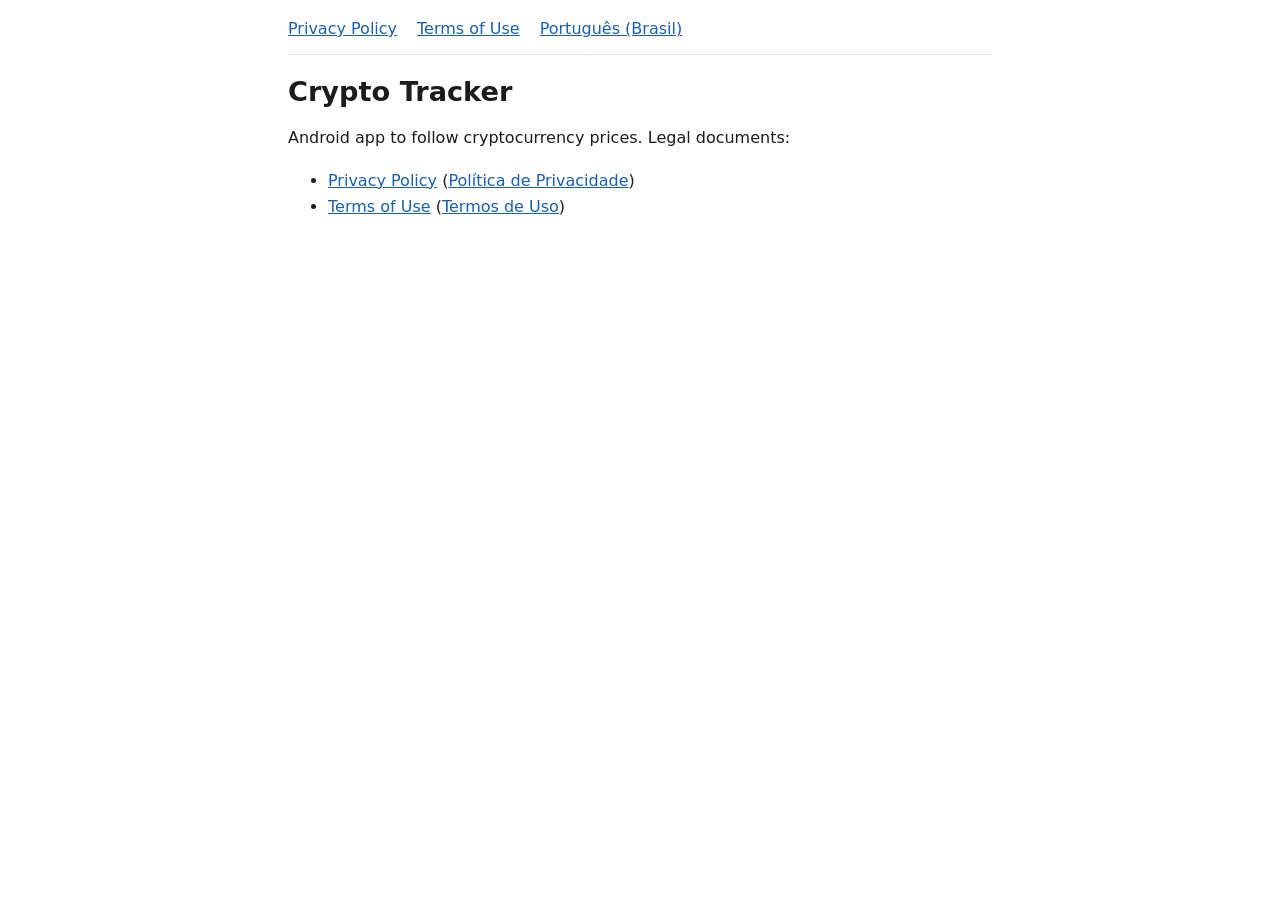
<file: docs/index.html>
<!doctype html>
<html lang="en"><head><meta charset="utf-8"><meta name="viewport" content="width=device-width,initial-scale=1">
<title>Crypto Tracker</title>
<meta name="description" content="Legal documents for the Crypto Tracker Android app.">
<link rel="stylesheet" href="style.css"></head><body>
<header><nav aria-label="Main"><ul>
<li><a href="privacy-policy/">Privacy Policy</a></li>
<li><a href="terms-of-use/">Terms of Use</a></li>
<li><a href="pt-br/privacy-policy/" lang="pt-BR" hreflang="pt-BR">Português (Brasil)</a></li>
</ul></nav></header>
<main>
<h1>Crypto Tracker</h1>
<p>Android app to follow cryptocurrency prices. Legal documents:</p>
<ul>
<li><a href="privacy-policy/">Privacy Policy</a> (<a href="pt-br/privacy-policy/" lang="pt-BR" hreflang="pt-BR">Política de Privacidade</a>)</li>
<li><a href="terms-of-use/">Terms of Use</a> (<a href="pt-br/terms-of-use/" lang="pt-BR" hreflang="pt-BR">Termos de Uso</a>)</li>
</ul>
</main>
</body></html>
</file>
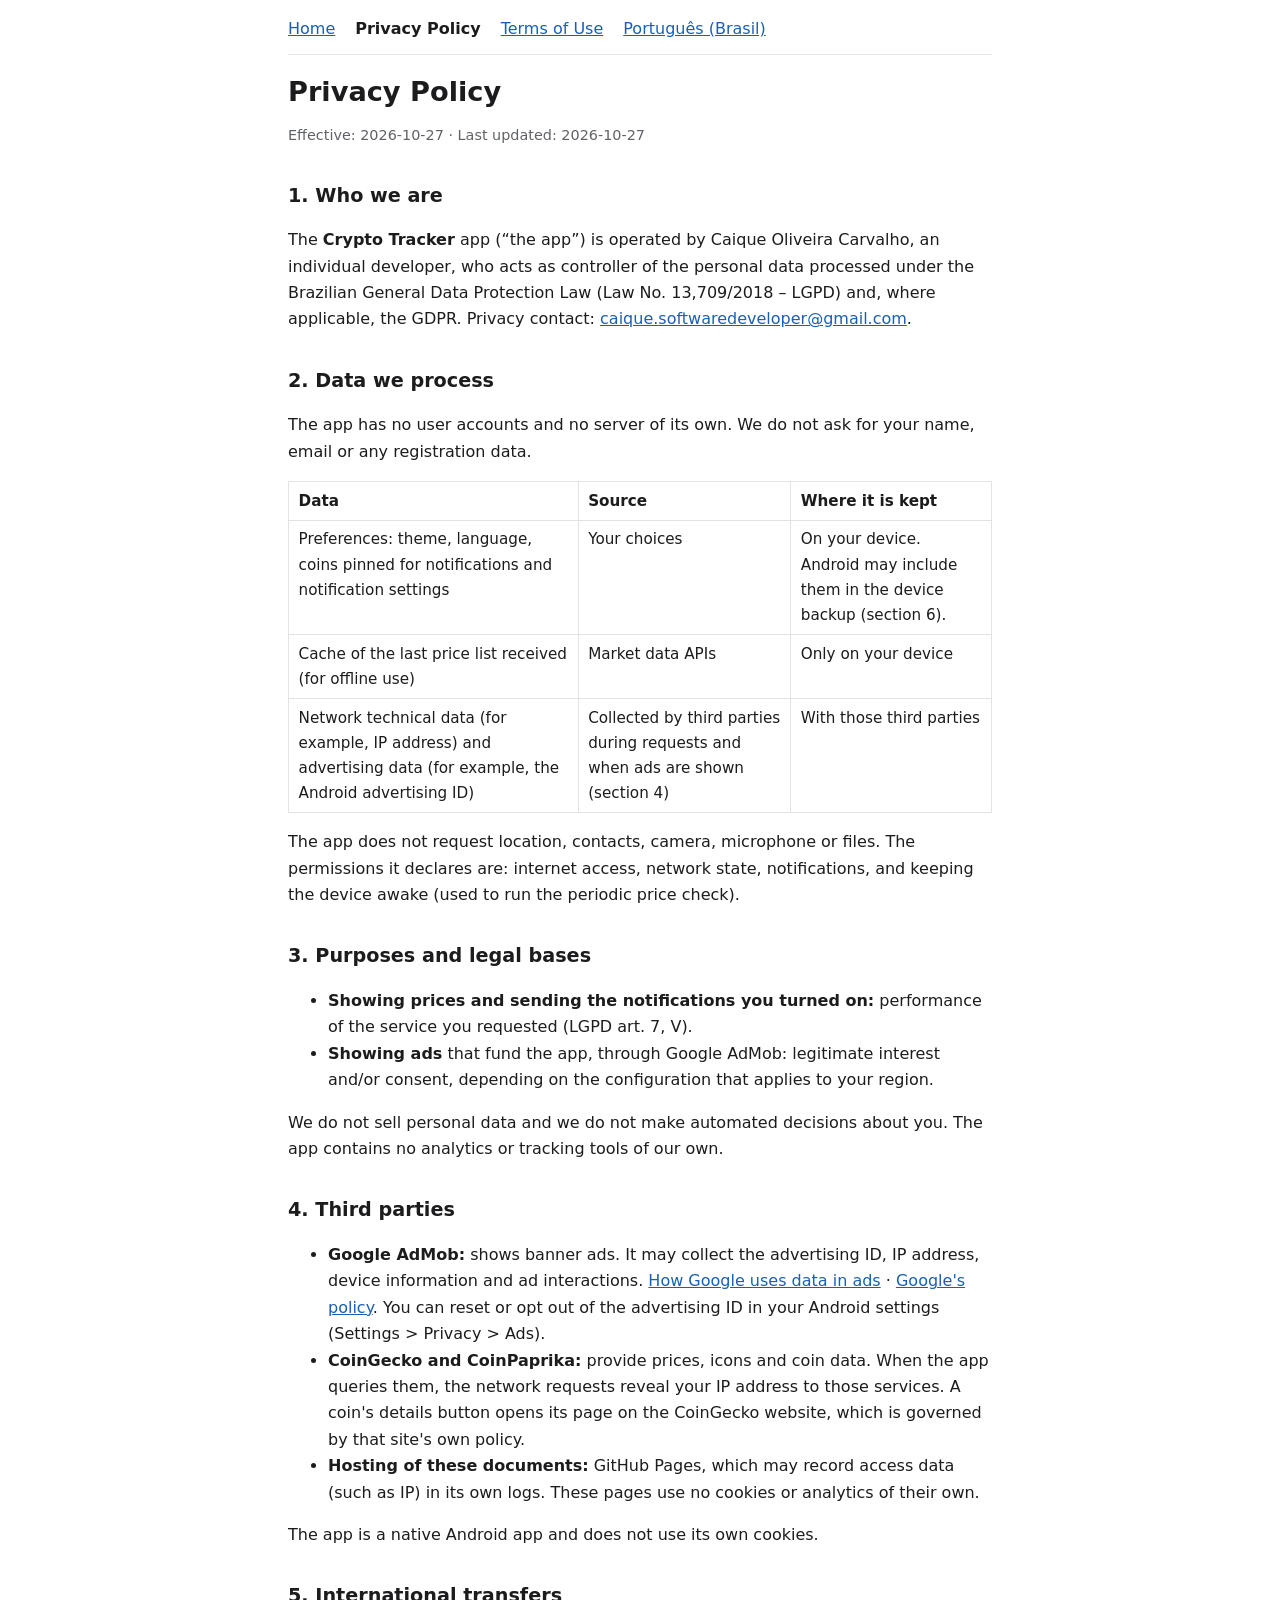
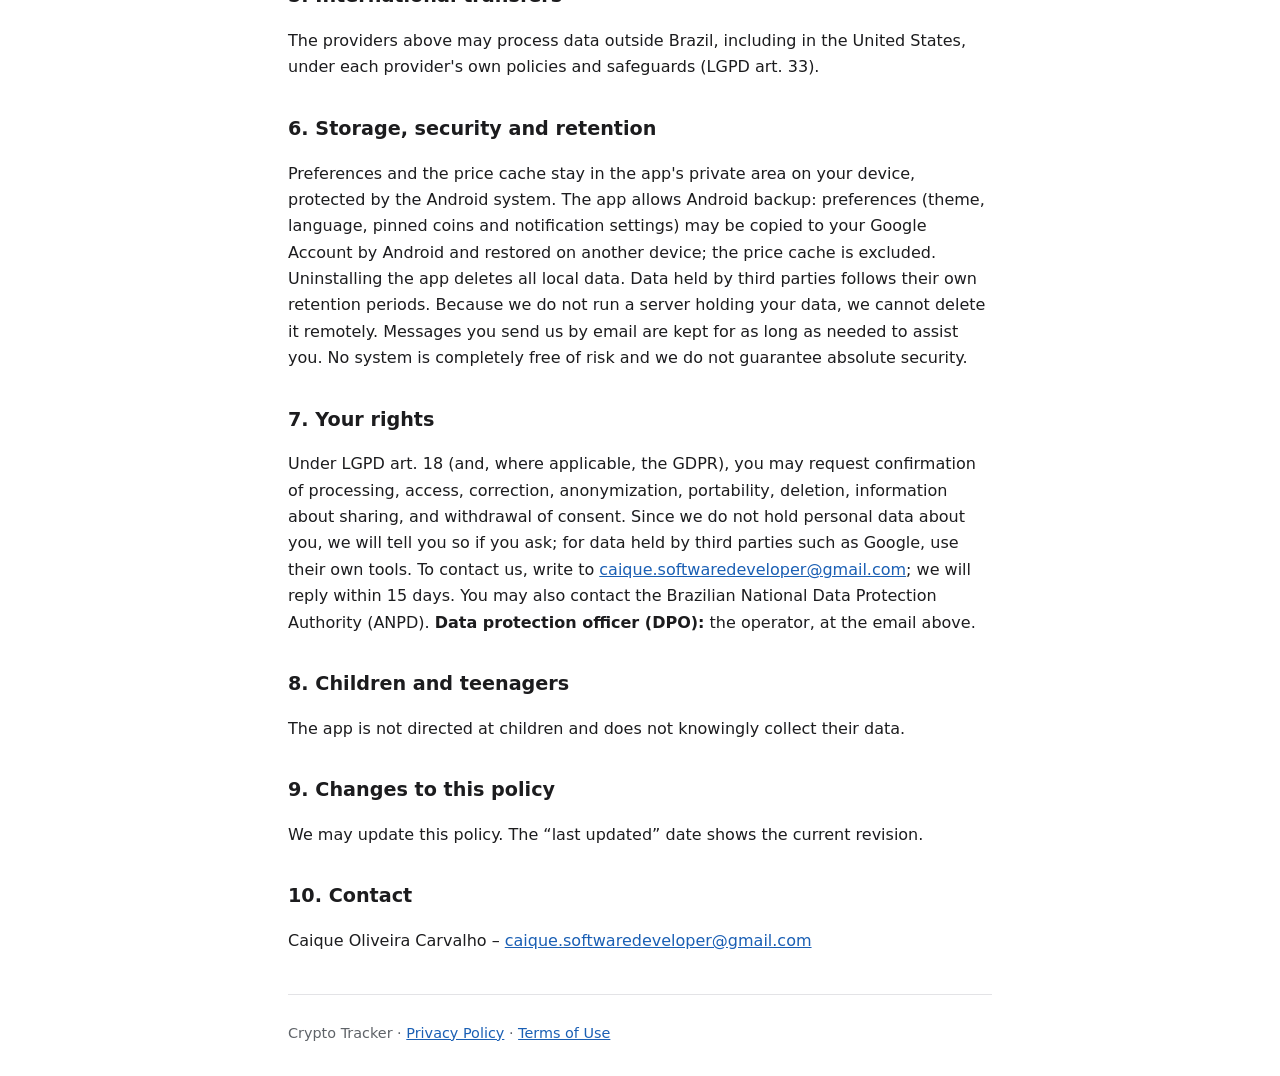
<file: docs/privacy-policy/index.html>
<!doctype html>
<html lang="en"><head><meta charset="utf-8"><meta name="viewport" content="width=device-width,initial-scale=1">
<title>Privacy Policy - Crypto Tracker</title><link rel="alternate" hreflang="pt-BR" href="../pt-br/privacy-policy/"><link rel="stylesheet" href="../style.css"></head><body>
<header><nav aria-label="Main"><ul>
<li><a href="../">Home</a></li>
<li><a href="../privacy-policy/" aria-current="page">Privacy Policy</a></li>
<li><a href="../terms-of-use/">Terms of Use</a></li>
<li><a href="../pt-br/privacy-policy/" lang="pt-BR" hreflang="pt-BR">Português (Brasil)</a></li>
</ul></nav></header>
<main>
<h1>Privacy Policy</h1>
<p class="meta">Effective: 2026-10-27 &middot; Last updated: 2026-10-27</p>

<h2>1. Who we are</h2>
<p>The <strong>Crypto Tracker</strong> app (&ldquo;the app&rdquo;) is operated by Caique Oliveira Carvalho, an individual developer, who acts as controller of the personal data processed under the Brazilian General Data Protection Law (Law No. 13,709/2018 &ndash; LGPD) and, where applicable, the GDPR. Privacy contact: <a href="mailto:caique.softwaredeveloper@gmail.com">caique.softwaredeveloper@gmail.com</a>.</p>

<h2>2. Data we process</h2>
<p>The app has no user accounts and no server of its own. We do not ask for your name, email or any registration data.</p>
<div class="scroll"><table>
<thead><tr><th>Data</th><th>Source</th><th>Where it is kept</th></tr></thead>
<tbody>
<tr><td>Preferences: theme, language, coins pinned for notifications and notification settings</td><td>Your choices</td><td>On your device. Android may include them in the device backup (section 6).</td></tr>
<tr><td>Cache of the last price list received (for offline use)</td><td>Market data APIs</td><td>Only on your device</td></tr>
<tr><td>Network technical data (for example, IP address) and advertising data (for example, the Android advertising ID)</td><td>Collected by third parties during requests and when ads are shown (section 4)</td><td>With those third parties</td></tr>
</tbody></table></div>
<p>The app does not request location, contacts, camera, microphone or files. The permissions it declares are: internet access, network state, notifications, and keeping the device awake (used to run the periodic price check).</p>

<h2>3. Purposes and legal bases</h2>
<ul>
<li><strong>Showing prices and sending the notifications you turned on:</strong> performance of the service you requested (LGPD art. 7, V).</li>
<li><strong>Showing ads</strong> that fund the app, through Google AdMob: legitimate interest and/or consent, depending on the configuration that applies to your region.</li>
</ul>
<p>We do not sell personal data and we do not make automated decisions about you. The app contains no analytics or tracking tools of our own.</p>

<h2>4. Third parties</h2>
<ul>
<li><strong>Google AdMob:</strong> shows banner ads. It may collect the advertising ID, IP address, device information and ad interactions. <a href="https://policies.google.com/technologies/ads">How Google uses data in ads</a> &middot; <a href="https://policies.google.com/privacy">Google's policy</a>. You can reset or opt out of the advertising ID in your Android settings (Settings &gt; Privacy &gt; Ads).</li>
<li><strong>CoinGecko and CoinPaprika:</strong> provide prices, icons and coin data. When the app queries them, the network requests reveal your IP address to those services. A coin's details button opens its page on the CoinGecko website, which is governed by that site's own policy.</li>
<li><strong>Hosting of these documents:</strong> GitHub Pages, which may record access data (such as IP) in its own logs. These pages use no cookies or analytics of their own.</li>
</ul>
<p>The app is a native Android app and does not use its own cookies.</p>

<h2>5. International transfers</h2>
<p>The providers above may process data outside Brazil, including in the United States, under each provider's own policies and safeguards (LGPD art. 33).</p>

<h2>6. Storage, security and retention</h2>
<p>Preferences and the price cache stay in the app's private area on your device, protected by the Android system. The app allows Android backup: preferences (theme, language, pinned coins and notification settings) may be copied to your Google Account by Android and restored on another device; the price cache is excluded. Uninstalling the app deletes all local data. Data held by third parties follows their own retention periods. Because we do not run a server holding your data, we cannot delete it remotely. Messages you send us by email are kept for as long as needed to assist you. No system is completely free of risk and we do not guarantee absolute security.</p>

<h2>7. Your rights</h2>
<p>Under LGPD art. 18 (and, where applicable, the GDPR), you may request confirmation of processing, access, correction, anonymization, portability, deletion, information about sharing, and withdrawal of consent. Since we do not hold personal data about you, we will tell you so if you ask; for data held by third parties such as Google, use their own tools. To contact us, write to <a href="mailto:caique.softwaredeveloper@gmail.com">caique.softwaredeveloper@gmail.com</a>; we will reply within 15 days. You may also contact the Brazilian National Data Protection Authority (ANPD). <strong>Data protection officer (DPO):</strong> the operator, at the email above.</p>

<h2>8. Children and teenagers</h2>
<p>The app is not directed at children and does not knowingly collect their data.</p>

<h2>9. Changes to this policy</h2>
<p>We may update this policy. The &ldquo;last updated&rdquo; date shows the current revision.</p>

<h2>10. Contact</h2>
<p>Caique Oliveira Carvalho &ndash; <a href="mailto:caique.softwaredeveloper@gmail.com">caique.softwaredeveloper@gmail.com</a></p>
</main>
<footer><p>Crypto Tracker &middot; <a href="../privacy-policy/">Privacy Policy</a> &middot; <a href="../terms-of-use/">Terms of Use</a></p></footer>
</body></html>
</file>
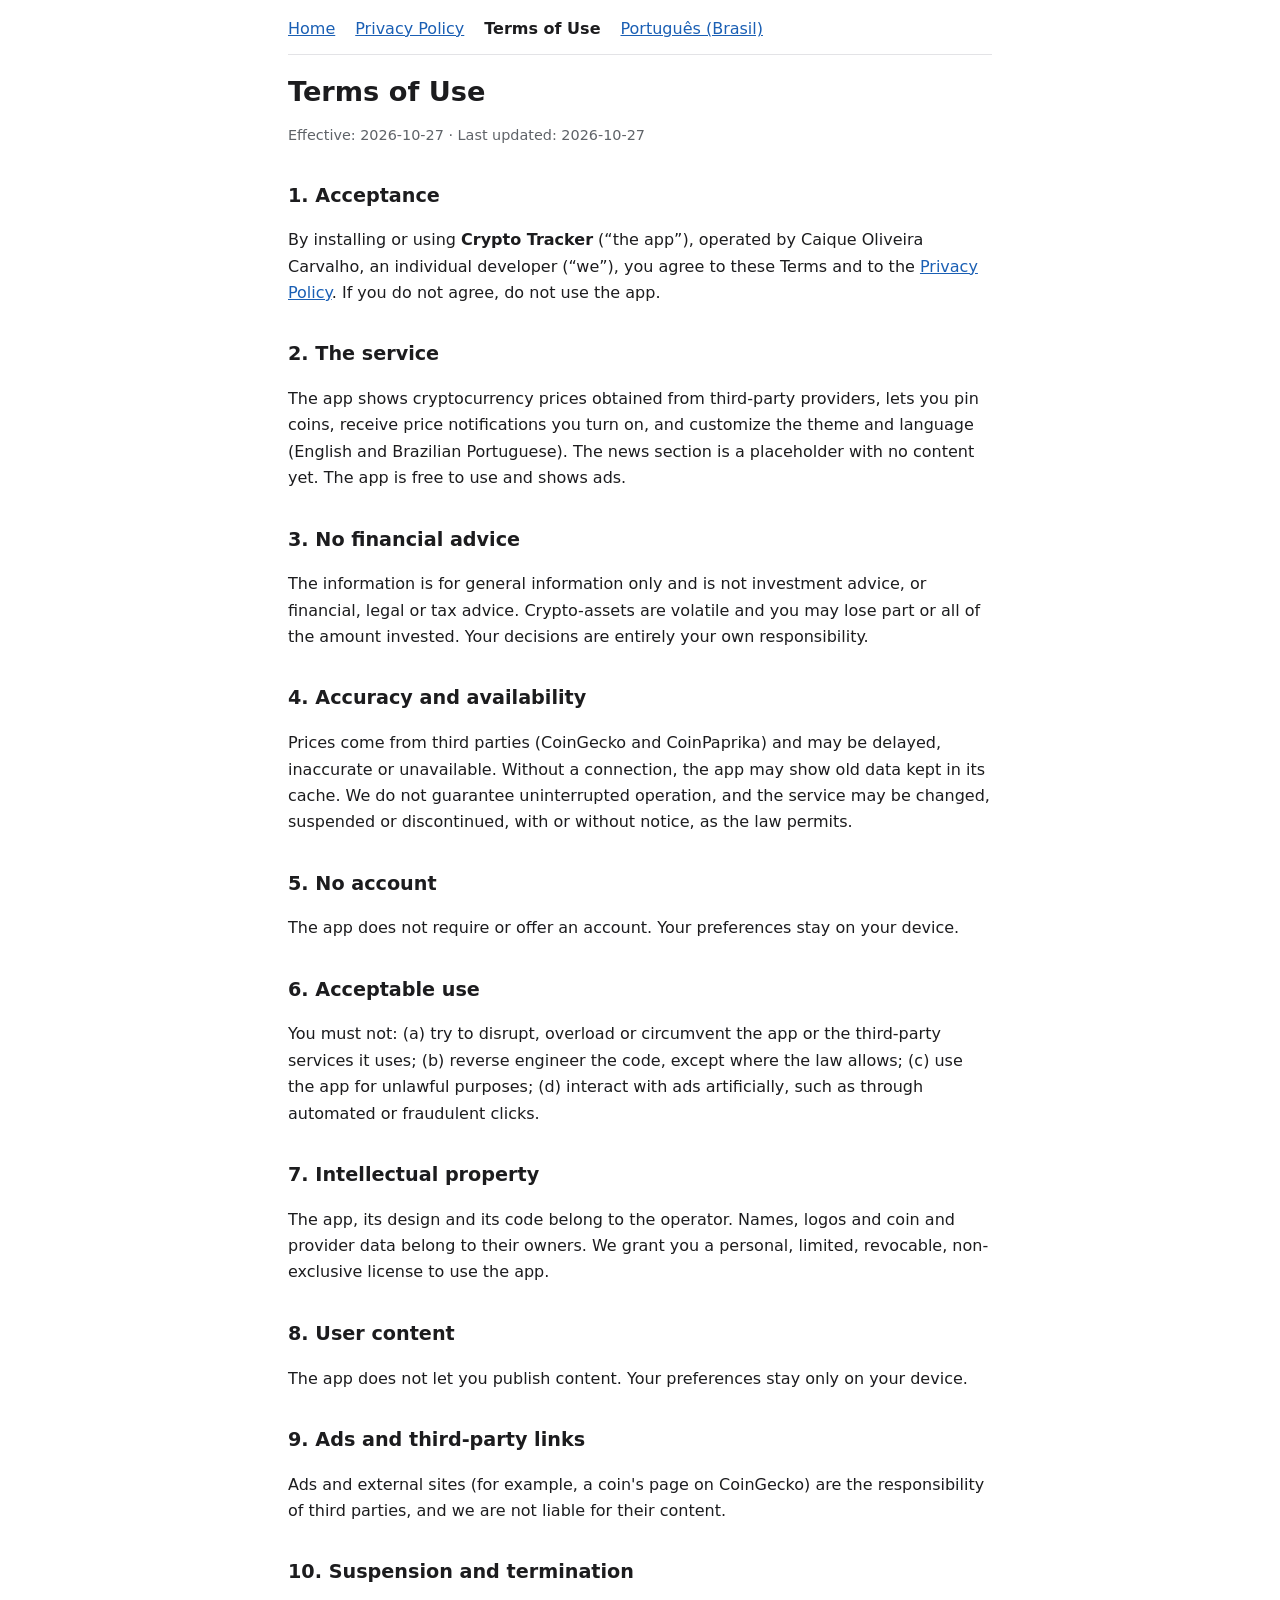
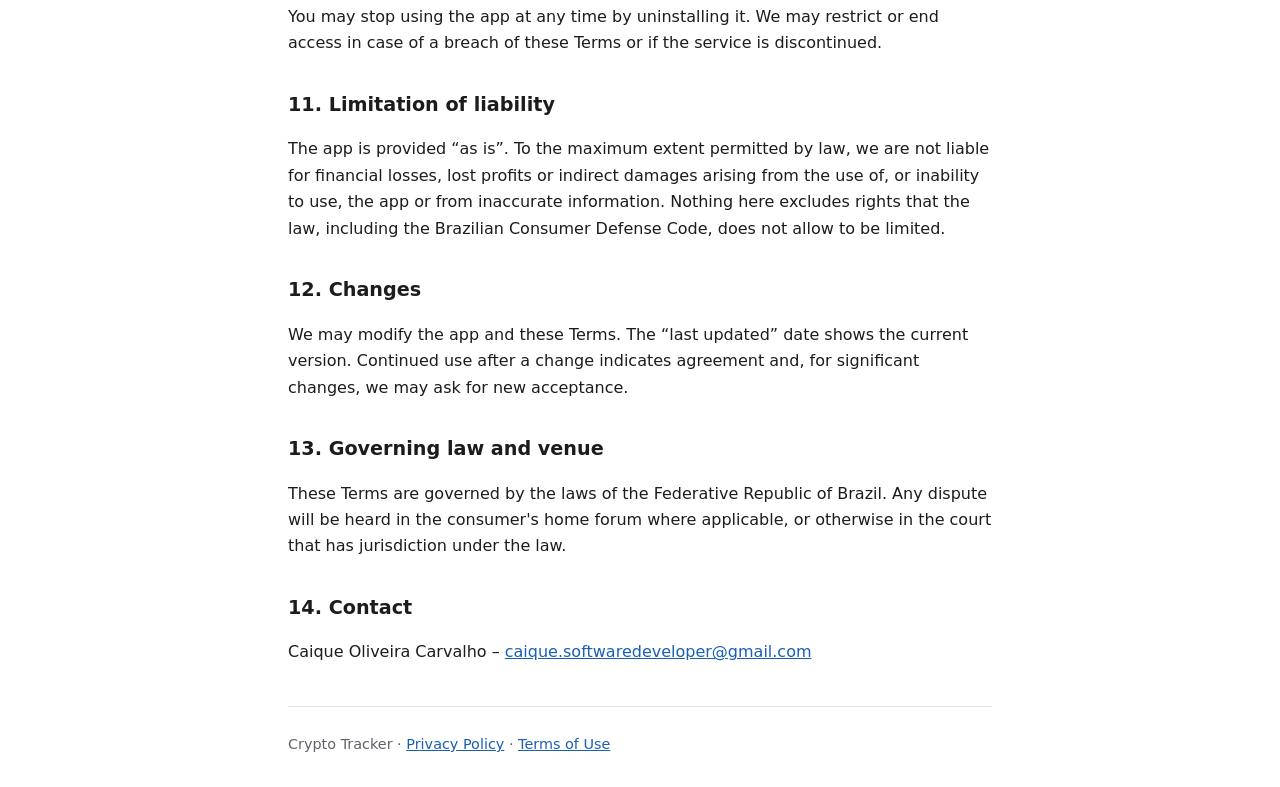
<file: docs/terms-of-use/index.html>
<!doctype html>
<html lang="en"><head><meta charset="utf-8"><meta name="viewport" content="width=device-width,initial-scale=1">
<title>Terms of Use - Crypto Tracker</title><link rel="alternate" hreflang="pt-BR" href="../pt-br/terms-of-use/"><link rel="stylesheet" href="../style.css"></head><body>
<header><nav aria-label="Main"><ul>
<li><a href="../">Home</a></li>
<li><a href="../privacy-policy/">Privacy Policy</a></li>
<li><a href="../terms-of-use/" aria-current="page">Terms of Use</a></li>
<li><a href="../pt-br/terms-of-use/" lang="pt-BR" hreflang="pt-BR">Português (Brasil)</a></li>
</ul></nav></header>
<main>
<h1>Terms of Use</h1>
<p class="meta">Effective: 2026-10-27 &middot; Last updated: 2026-10-27</p>

<h2>1. Acceptance</h2>
<p>By installing or using <strong>Crypto Tracker</strong> (&ldquo;the app&rdquo;), operated by Caique Oliveira Carvalho, an individual developer (&ldquo;we&rdquo;), you agree to these Terms and to the <a href="../privacy-policy/">Privacy Policy</a>. If you do not agree, do not use the app.</p>

<h2>2. The service</h2>
<p>The app shows cryptocurrency prices obtained from third-party providers, lets you pin coins, receive price notifications you turn on, and customize the theme and language (English and Brazilian Portuguese). The news section is a placeholder with no content yet. The app is free to use and shows ads.</p>

<h2>3. No financial advice</h2>
<p>The information is for general information only and is not investment advice, or financial, legal or tax advice. Crypto-assets are volatile and you may lose part or all of the amount invested. Your decisions are entirely your own responsibility.</p>

<h2>4. Accuracy and availability</h2>
<p>Prices come from third parties (CoinGecko and CoinPaprika) and may be delayed, inaccurate or unavailable. Without a connection, the app may show old data kept in its cache. We do not guarantee uninterrupted operation, and the service may be changed, suspended or discontinued, with or without notice, as the law permits.</p>

<h2>5. No account</h2>
<p>The app does not require or offer an account. Your preferences stay on your device.</p>

<h2>6. Acceptable use</h2>
<p>You must not: (a) try to disrupt, overload or circumvent the app or the third-party services it uses; (b) reverse engineer the code, except where the law allows; (c) use the app for unlawful purposes; (d) interact with ads artificially, such as through automated or fraudulent clicks.</p>

<h2>7. Intellectual property</h2>
<p>The app, its design and its code belong to the operator. Names, logos and coin and provider data belong to their owners. We grant you a personal, limited, revocable, non-exclusive license to use the app.</p>

<h2>8. User content</h2>
<p>The app does not let you publish content. Your preferences stay only on your device.</p>

<h2>9. Ads and third-party links</h2>
<p>Ads and external sites (for example, a coin's page on CoinGecko) are the responsibility of third parties, and we are not liable for their content.</p>

<h2>10. Suspension and termination</h2>
<p>You may stop using the app at any time by uninstalling it. We may restrict or end access in case of a breach of these Terms or if the service is discontinued.</p>

<h2>11. Limitation of liability</h2>
<p>The app is provided &ldquo;as is&rdquo;. To the maximum extent permitted by law, we are not liable for financial losses, lost profits or indirect damages arising from the use of, or inability to use, the app or from inaccurate information. Nothing here excludes rights that the law, including the Brazilian Consumer Defense Code, does not allow to be limited.</p>

<h2>12. Changes</h2>
<p>We may modify the app and these Terms. The &ldquo;last updated&rdquo; date shows the current version. Continued use after a change indicates agreement and, for significant changes, we may ask for new acceptance.</p>

<h2>13. Governing law and venue</h2>
<p>These Terms are governed by the laws of the Federative Republic of Brazil. Any dispute will be heard in the consumer's home forum where applicable, or otherwise in the court that has jurisdiction under the law.</p>

<h2>14. Contact</h2>
<p>Caique Oliveira Carvalho &ndash; <a href="mailto:caique.softwaredeveloper@gmail.com">caique.softwaredeveloper@gmail.com</a></p>
</main>
<footer><p>Crypto Tracker &middot; <a href="../privacy-policy/">Privacy Policy</a> &middot; <a href="../terms-of-use/">Terms of Use</a></p></footer>
</body></html>
</file>
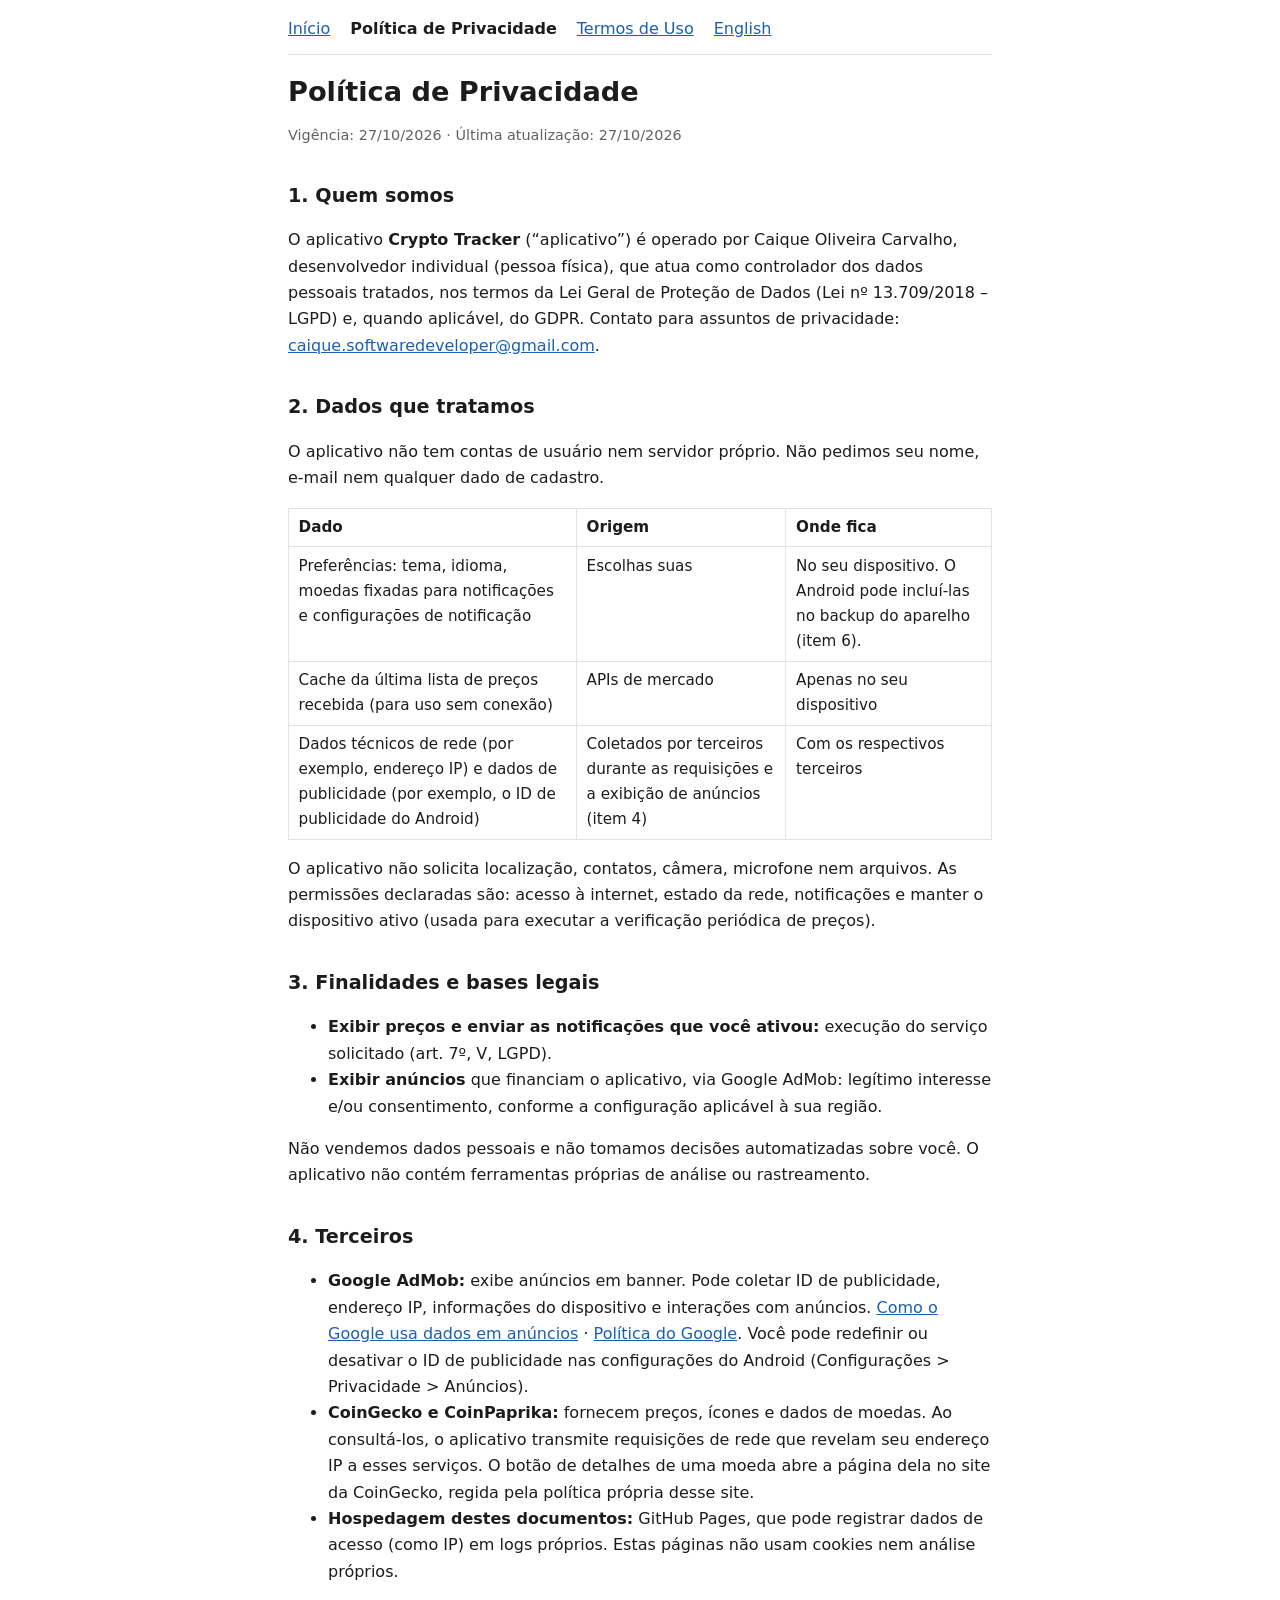
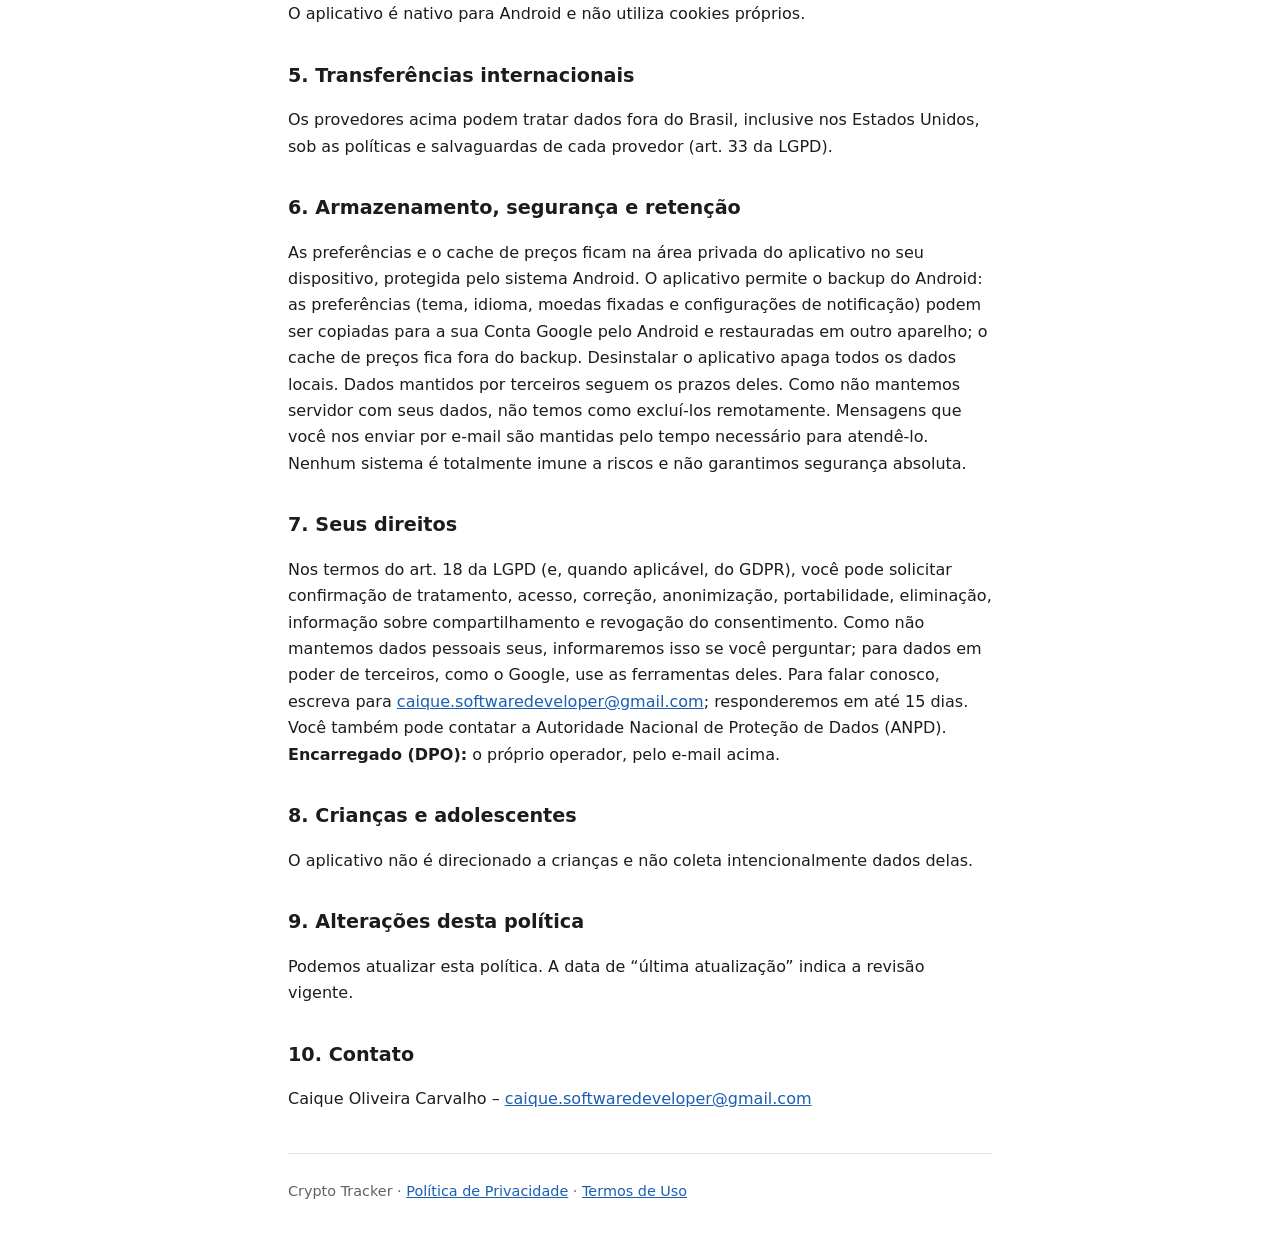
<file: docs/pt-br/privacy-policy/index.html>
<!doctype html>
<html lang="pt-BR"><head><meta charset="utf-8"><meta name="viewport" content="width=device-width,initial-scale=1">
<title>Política de Privacidade - Crypto Tracker</title><link rel="alternate" hreflang="en" href="../../privacy-policy/"><link rel="stylesheet" href="../../style.css"></head><body>
<header><nav aria-label="Principal"><ul>
<li><a href="../../">Início</a></li>
<li><a href="../../pt-br/privacy-policy/" aria-current="page">Política de Privacidade</a></li>
<li><a href="../../pt-br/terms-of-use/">Termos de Uso</a></li>
<li><a href="../../privacy-policy/" lang="en" hreflang="en">English</a></li>
</ul></nav></header>
<main>
<h1>Política de Privacidade</h1>
<p class="meta">Vigência: 27/10/2026 &middot; Última atualização: 27/10/2026</p>

<h2>1. Quem somos</h2>
<p>O aplicativo <strong>Crypto Tracker</strong> (&ldquo;aplicativo&rdquo;) é operado por Caique Oliveira Carvalho, desenvolvedor individual (pessoa física), que atua como controlador dos dados pessoais tratados, nos termos da Lei Geral de Proteção de Dados (Lei nº 13.709/2018 &ndash; LGPD) e, quando aplicável, do GDPR. Contato para assuntos de privacidade: <a href="mailto:caique.softwaredeveloper@gmail.com">caique.softwaredeveloper@gmail.com</a>.</p>

<h2>2. Dados que tratamos</h2>
<p>O aplicativo não tem contas de usuário nem servidor próprio. Não pedimos seu nome, e-mail nem qualquer dado de cadastro.</p>
<div class="scroll"><table>
<thead><tr><th>Dado</th><th>Origem</th><th>Onde fica</th></tr></thead>
<tbody>
<tr><td>Preferências: tema, idioma, moedas fixadas para notificações e configurações de notificação</td><td>Escolhas suas</td><td>No seu dispositivo. O Android pode incluí-las no backup do aparelho (item 6).</td></tr>
<tr><td>Cache da última lista de preços recebida (para uso sem conexão)</td><td>APIs de mercado</td><td>Apenas no seu dispositivo</td></tr>
<tr><td>Dados técnicos de rede (por exemplo, endereço IP) e dados de publicidade (por exemplo, o ID de publicidade do Android)</td><td>Coletados por terceiros durante as requisições e a exibição de anúncios (item 4)</td><td>Com os respectivos terceiros</td></tr>
</tbody></table></div>
<p>O aplicativo não solicita localização, contatos, câmera, microfone nem arquivos. As permissões declaradas são: acesso à internet, estado da rede, notificações e manter o dispositivo ativo (usada para executar a verificação periódica de preços).</p>

<h2>3. Finalidades e bases legais</h2>
<ul>
<li><strong>Exibir preços e enviar as notificações que você ativou:</strong> execução do serviço solicitado (art. 7º, V, LGPD).</li>
<li><strong>Exibir anúncios</strong> que financiam o aplicativo, via Google AdMob: legítimo interesse e/ou consentimento, conforme a configuração aplicável à sua região.</li>
</ul>
<p>Não vendemos dados pessoais e não tomamos decisões automatizadas sobre você. O aplicativo não contém ferramentas próprias de análise ou rastreamento.</p>

<h2>4. Terceiros</h2>
<ul>
<li><strong>Google AdMob:</strong> exibe anúncios em banner. Pode coletar ID de publicidade, endereço IP, informações do dispositivo e interações com anúncios. <a href="https://policies.google.com/technologies/ads">Como o Google usa dados em anúncios</a> &middot; <a href="https://policies.google.com/privacy">Política do Google</a>. Você pode redefinir ou desativar o ID de publicidade nas configurações do Android (Configurações &gt; Privacidade &gt; Anúncios).</li>
<li><strong>CoinGecko e CoinPaprika:</strong> fornecem preços, ícones e dados de moedas. Ao consultá-los, o aplicativo transmite requisições de rede que revelam seu endereço IP a esses serviços. O botão de detalhes de uma moeda abre a página dela no site da CoinGecko, regida pela política própria desse site.</li>
<li><strong>Hospedagem destes documentos:</strong> GitHub Pages, que pode registrar dados de acesso (como IP) em logs próprios. Estas páginas não usam cookies nem análise próprios.</li>
</ul>
<p>O aplicativo é nativo para Android e não utiliza cookies próprios.</p>

<h2>5. Transferências internacionais</h2>
<p>Os provedores acima podem tratar dados fora do Brasil, inclusive nos Estados Unidos, sob as políticas e salvaguardas de cada provedor (art. 33 da LGPD).</p>

<h2>6. Armazenamento, segurança e retenção</h2>
<p>As preferências e o cache de preços ficam na área privada do aplicativo no seu dispositivo, protegida pelo sistema Android. O aplicativo permite o backup do Android: as preferências (tema, idioma, moedas fixadas e configurações de notificação) podem ser copiadas para a sua Conta Google pelo Android e restauradas em outro aparelho; o cache de preços fica fora do backup. Desinstalar o aplicativo apaga todos os dados locais. Dados mantidos por terceiros seguem os prazos deles. Como não mantemos servidor com seus dados, não temos como excluí-los remotamente. Mensagens que você nos enviar por e-mail são mantidas pelo tempo necessário para atendê-lo. Nenhum sistema é totalmente imune a riscos e não garantimos segurança absoluta.</p>

<h2>7. Seus direitos</h2>
<p>Nos termos do art. 18 da LGPD (e, quando aplicável, do GDPR), você pode solicitar confirmação de tratamento, acesso, correção, anonimização, portabilidade, eliminação, informação sobre compartilhamento e revogação do consentimento. Como não mantemos dados pessoais seus, informaremos isso se você perguntar; para dados em poder de terceiros, como o Google, use as ferramentas deles. Para falar conosco, escreva para <a href="mailto:caique.softwaredeveloper@gmail.com">caique.softwaredeveloper@gmail.com</a>; responderemos em até 15 dias. Você também pode contatar a Autoridade Nacional de Proteção de Dados (ANPD). <strong>Encarregado (DPO):</strong> o próprio operador, pelo e-mail acima.</p>

<h2>8. Crianças e adolescentes</h2>
<p>O aplicativo não é direcionado a crianças e não coleta intencionalmente dados delas.</p>

<h2>9. Alterações desta política</h2>
<p>Podemos atualizar esta política. A data de &ldquo;última atualização&rdquo; indica a revisão vigente.</p>

<h2>10. Contato</h2>
<p>Caique Oliveira Carvalho &ndash; <a href="mailto:caique.softwaredeveloper@gmail.com">caique.softwaredeveloper@gmail.com</a></p>
</main>
<footer><p>Crypto Tracker &middot; <a href="../../pt-br/privacy-policy/">Política de Privacidade</a> &middot; <a href="../../pt-br/terms-of-use/">Termos de Uso</a></p></footer>
</body></html>
</file>
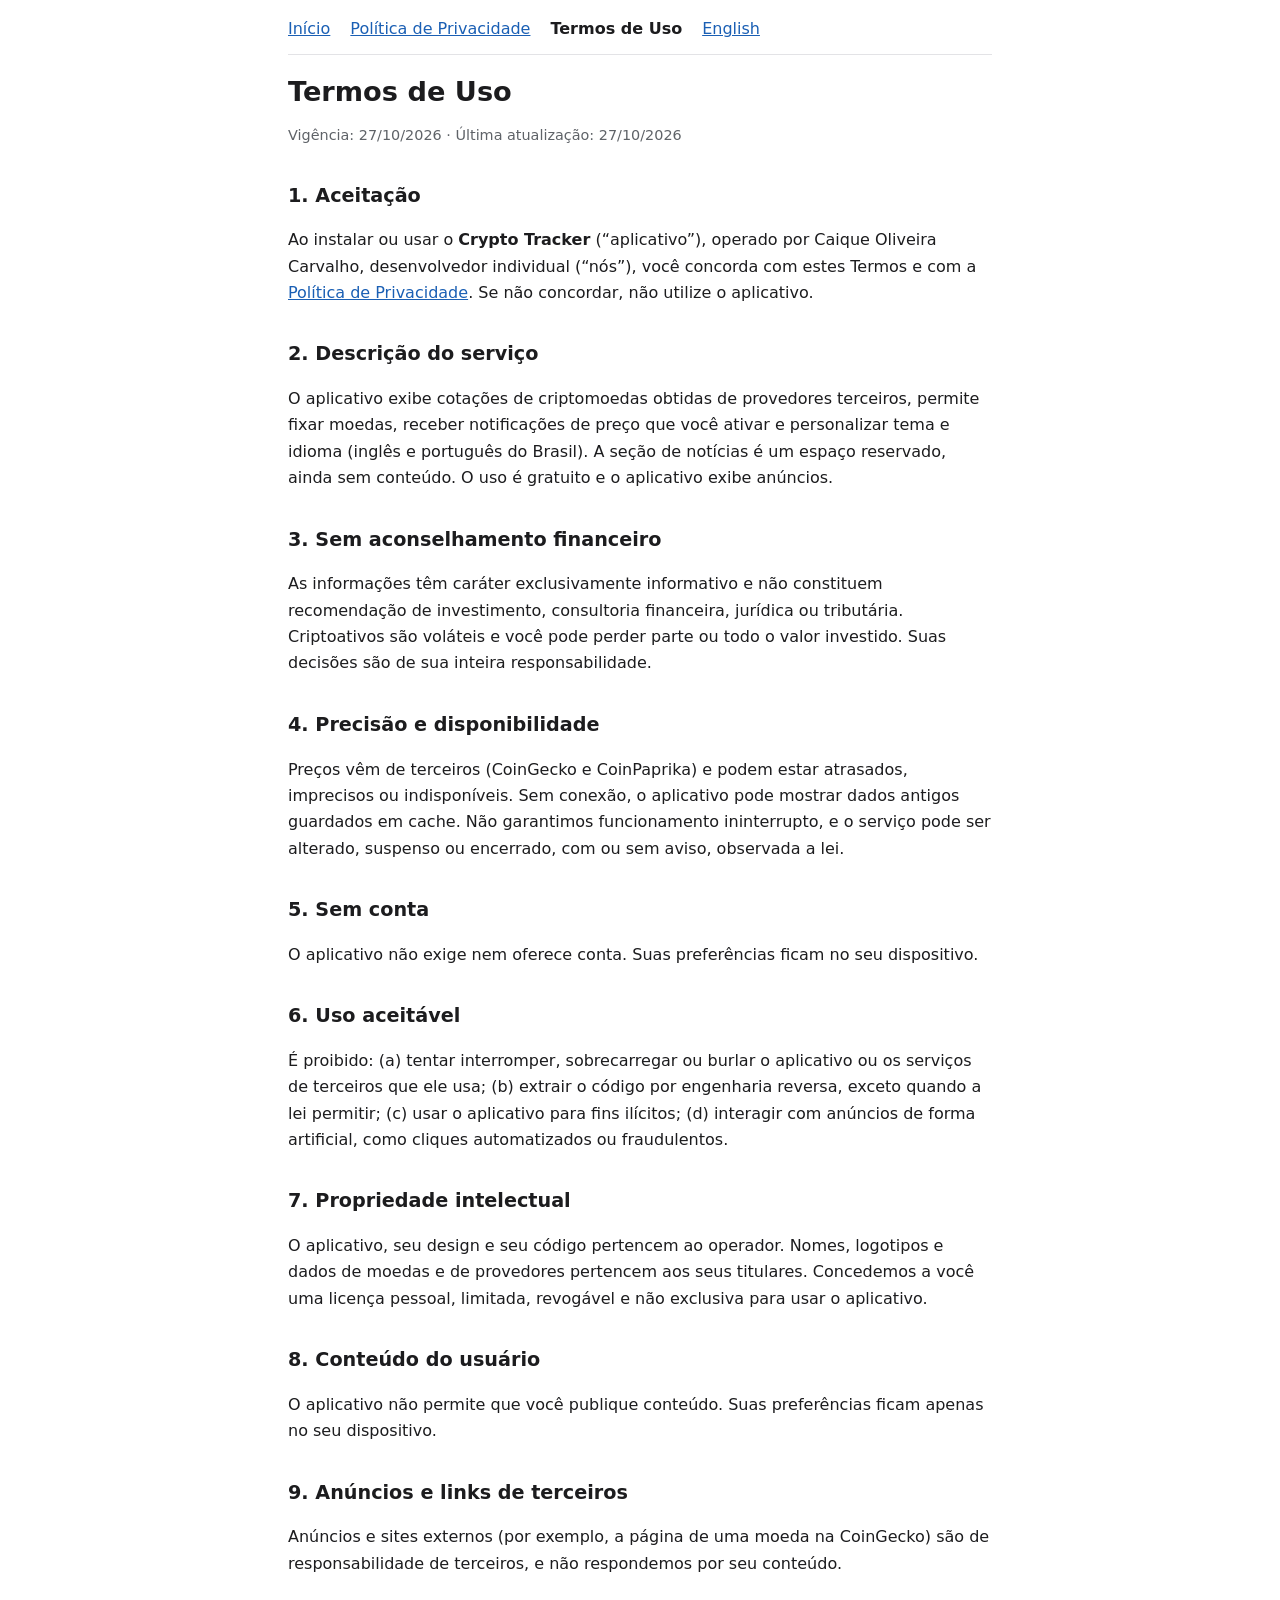
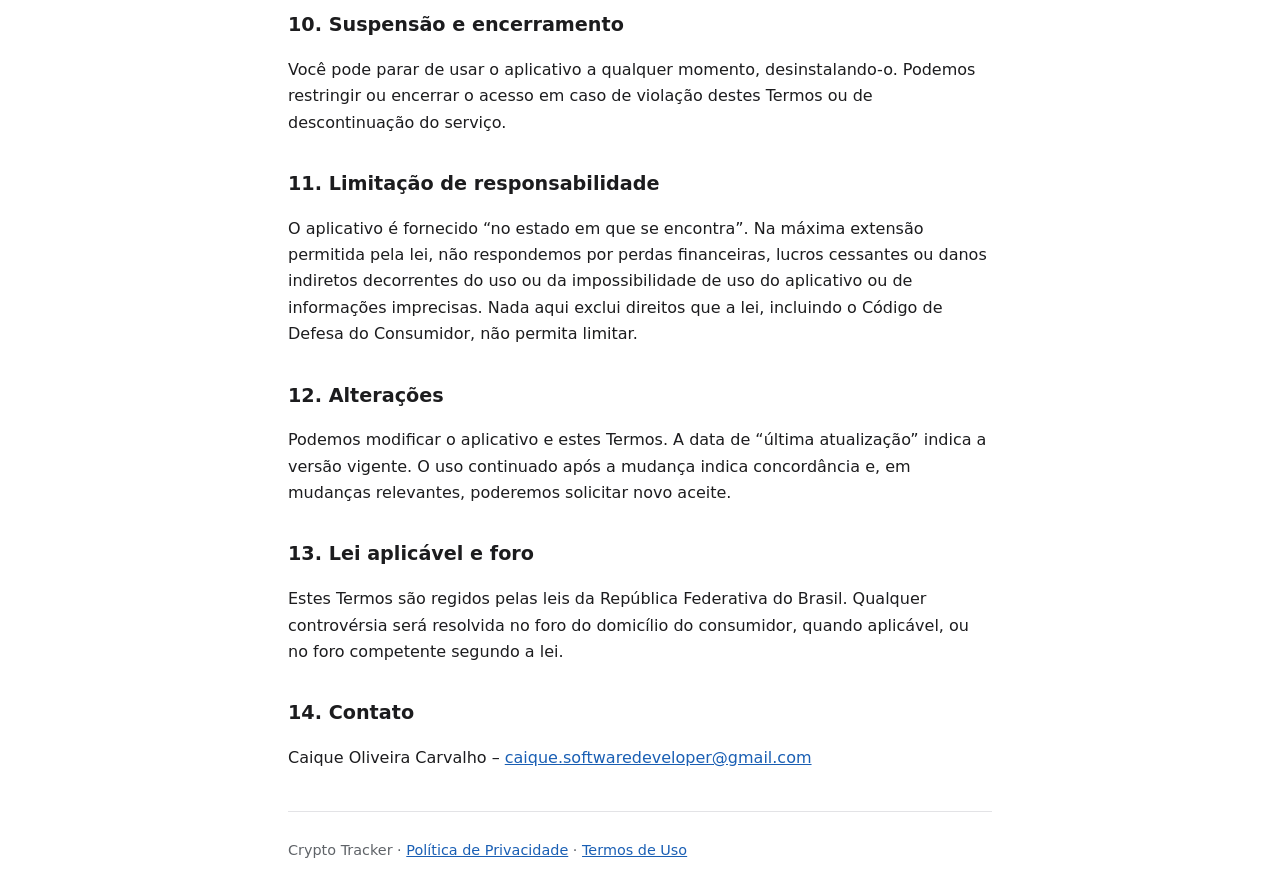
<file: docs/pt-br/terms-of-use/index.html>
<!doctype html>
<html lang="pt-BR"><head><meta charset="utf-8"><meta name="viewport" content="width=device-width,initial-scale=1">
<title>Termos de Uso - Crypto Tracker</title><link rel="alternate" hreflang="en" href="../../terms-of-use/"><link rel="stylesheet" href="../../style.css"></head><body>
<header><nav aria-label="Principal"><ul>
<li><a href="../../">Início</a></li>
<li><a href="../../pt-br/privacy-policy/">Política de Privacidade</a></li>
<li><a href="../../pt-br/terms-of-use/" aria-current="page">Termos de Uso</a></li>
<li><a href="../../terms-of-use/" lang="en" hreflang="en">English</a></li>
</ul></nav></header>
<main>
<h1>Termos de Uso</h1>
<p class="meta">Vigência: 27/10/2026 &middot; Última atualização: 27/10/2026</p>

<h2>1. Aceitação</h2>
<p>Ao instalar ou usar o <strong>Crypto Tracker</strong> (&ldquo;aplicativo&rdquo;), operado por Caique Oliveira Carvalho, desenvolvedor individual (&ldquo;nós&rdquo;), você concorda com estes Termos e com a <a href="../../pt-br/privacy-policy/">Política de Privacidade</a>. Se não concordar, não utilize o aplicativo.</p>

<h2>2. Descrição do serviço</h2>
<p>O aplicativo exibe cotações de criptomoedas obtidas de provedores terceiros, permite fixar moedas, receber notificações de preço que você ativar e personalizar tema e idioma (inglês e português do Brasil). A seção de notícias é um espaço reservado, ainda sem conteúdo. O uso é gratuito e o aplicativo exibe anúncios.</p>

<h2>3. Sem aconselhamento financeiro</h2>
<p>As informações têm caráter exclusivamente informativo e não constituem recomendação de investimento, consultoria financeira, jurídica ou tributária. Criptoativos são voláteis e você pode perder parte ou todo o valor investido. Suas decisões são de sua inteira responsabilidade.</p>

<h2>4. Precisão e disponibilidade</h2>
<p>Preços vêm de terceiros (CoinGecko e CoinPaprika) e podem estar atrasados, imprecisos ou indisponíveis. Sem conexão, o aplicativo pode mostrar dados antigos guardados em cache. Não garantimos funcionamento ininterrupto, e o serviço pode ser alterado, suspenso ou encerrado, com ou sem aviso, observada a lei.</p>

<h2>5. Sem conta</h2>
<p>O aplicativo não exige nem oferece conta. Suas preferências ficam no seu dispositivo.</p>

<h2>6. Uso aceitável</h2>
<p>É proibido: (a) tentar interromper, sobrecarregar ou burlar o aplicativo ou os serviços de terceiros que ele usa; (b) extrair o código por engenharia reversa, exceto quando a lei permitir; (c) usar o aplicativo para fins ilícitos; (d) interagir com anúncios de forma artificial, como cliques automatizados ou fraudulentos.</p>

<h2>7. Propriedade intelectual</h2>
<p>O aplicativo, seu design e seu código pertencem ao operador. Nomes, logotipos e dados de moedas e de provedores pertencem aos seus titulares. Concedemos a você uma licença pessoal, limitada, revogável e não exclusiva para usar o aplicativo.</p>

<h2>8. Conteúdo do usuário</h2>
<p>O aplicativo não permite que você publique conteúdo. Suas preferências ficam apenas no seu dispositivo.</p>

<h2>9. Anúncios e links de terceiros</h2>
<p>Anúncios e sites externos (por exemplo, a página de uma moeda na CoinGecko) são de responsabilidade de terceiros, e não respondemos por seu conteúdo.</p>

<h2>10. Suspensão e encerramento</h2>
<p>Você pode parar de usar o aplicativo a qualquer momento, desinstalando-o. Podemos restringir ou encerrar o acesso em caso de violação destes Termos ou de descontinuação do serviço.</p>

<h2>11. Limitação de responsabilidade</h2>
<p>O aplicativo é fornecido &ldquo;no estado em que se encontra&rdquo;. Na máxima extensão permitida pela lei, não respondemos por perdas financeiras, lucros cessantes ou danos indiretos decorrentes do uso ou da impossibilidade de uso do aplicativo ou de informações imprecisas. Nada aqui exclui direitos que a lei, incluindo o Código de Defesa do Consumidor, não permita limitar. </p>

<h2>12. Alterações</h2>
<p>Podemos modificar o aplicativo e estes Termos. A data de &ldquo;última atualização&rdquo; indica a versão vigente. O uso continuado após a mudança indica concordância e, em mudanças relevantes, poderemos solicitar novo aceite.</p>

<h2>13. Lei aplicável e foro</h2>
<p>Estes Termos são regidos pelas leis da República Federativa do Brasil. Qualquer controvérsia será resolvida no foro do domicílio do consumidor, quando aplicável, ou no foro competente segundo a lei.</p>

<h2>14. Contato</h2>
<p>Caique Oliveira Carvalho &ndash; <a href="mailto:caique.softwaredeveloper@gmail.com">caique.softwaredeveloper@gmail.com</a></p>
</main>
<footer><p>Crypto Tracker &middot; <a href="../../pt-br/privacy-policy/">Política de Privacidade</a> &middot; <a href="../../pt-br/terms-of-use/">Termos de Uso</a></p></footer>
</body></html>
</file>
<file: docs/style.css>
:root{--bg:#fff;--fg:#1c1c1e;--muted:#5f6368;--link:#1a5fb4;--line:#e3e3e6;--card:#f6f7f9}
@media(prefers-color-scheme:dark){:root{--bg:#111;--fg:#e4e4e6;--muted:#a0a3a8;--link:#8ab4f8;--line:#2a2a2e;--card:#1b1b1e}}
*{box-sizing:border-box}
body{font-family:system-ui,-apple-system,"Segoe UI",Roboto,sans-serif;max-width:46rem;margin:0 auto;padding:1rem;line-height:1.65;color:var(--fg);background:var(--bg)}
a{color:var(--link)}
a:focus-visible{outline:2px solid var(--link);outline-offset:2px}
header,footer{border-color:var(--line)}
header{border-bottom:1px solid var(--line);padding-bottom:.75rem;margin-bottom:1.25rem}
footer{border-top:1px solid var(--line);margin-top:2.5rem;padding-top:.75rem;color:var(--muted);font-size:.9rem}
nav ul{list-style:none;margin:0;padding:0;display:flex;flex-wrap:wrap;gap:.25rem 1.25rem}
nav a[aria-current="page"]{color:var(--fg);font-weight:600;text-decoration:none}
h1{font-size:1.7rem;line-height:1.25;margin:.5rem 0}
h2{font-size:1.2rem;margin:2rem 0 .5rem}
.meta{color:var(--muted);font-size:.9rem}
.draft{background:var(--card);border:1px solid var(--line);border-radius:8px;padding:.75rem 1rem;font-size:.92rem}
.ph{background:var(--card);border:1px dashed var(--muted);border-radius:4px;padding:0 .25em}
table{border-collapse:collapse;width:100%;font-size:.95rem}
th,td{border:1px solid var(--line);padding:.4rem .6rem;text-align:left;vertical-align:top}
.scroll{overflow-x:auto}
</file>
